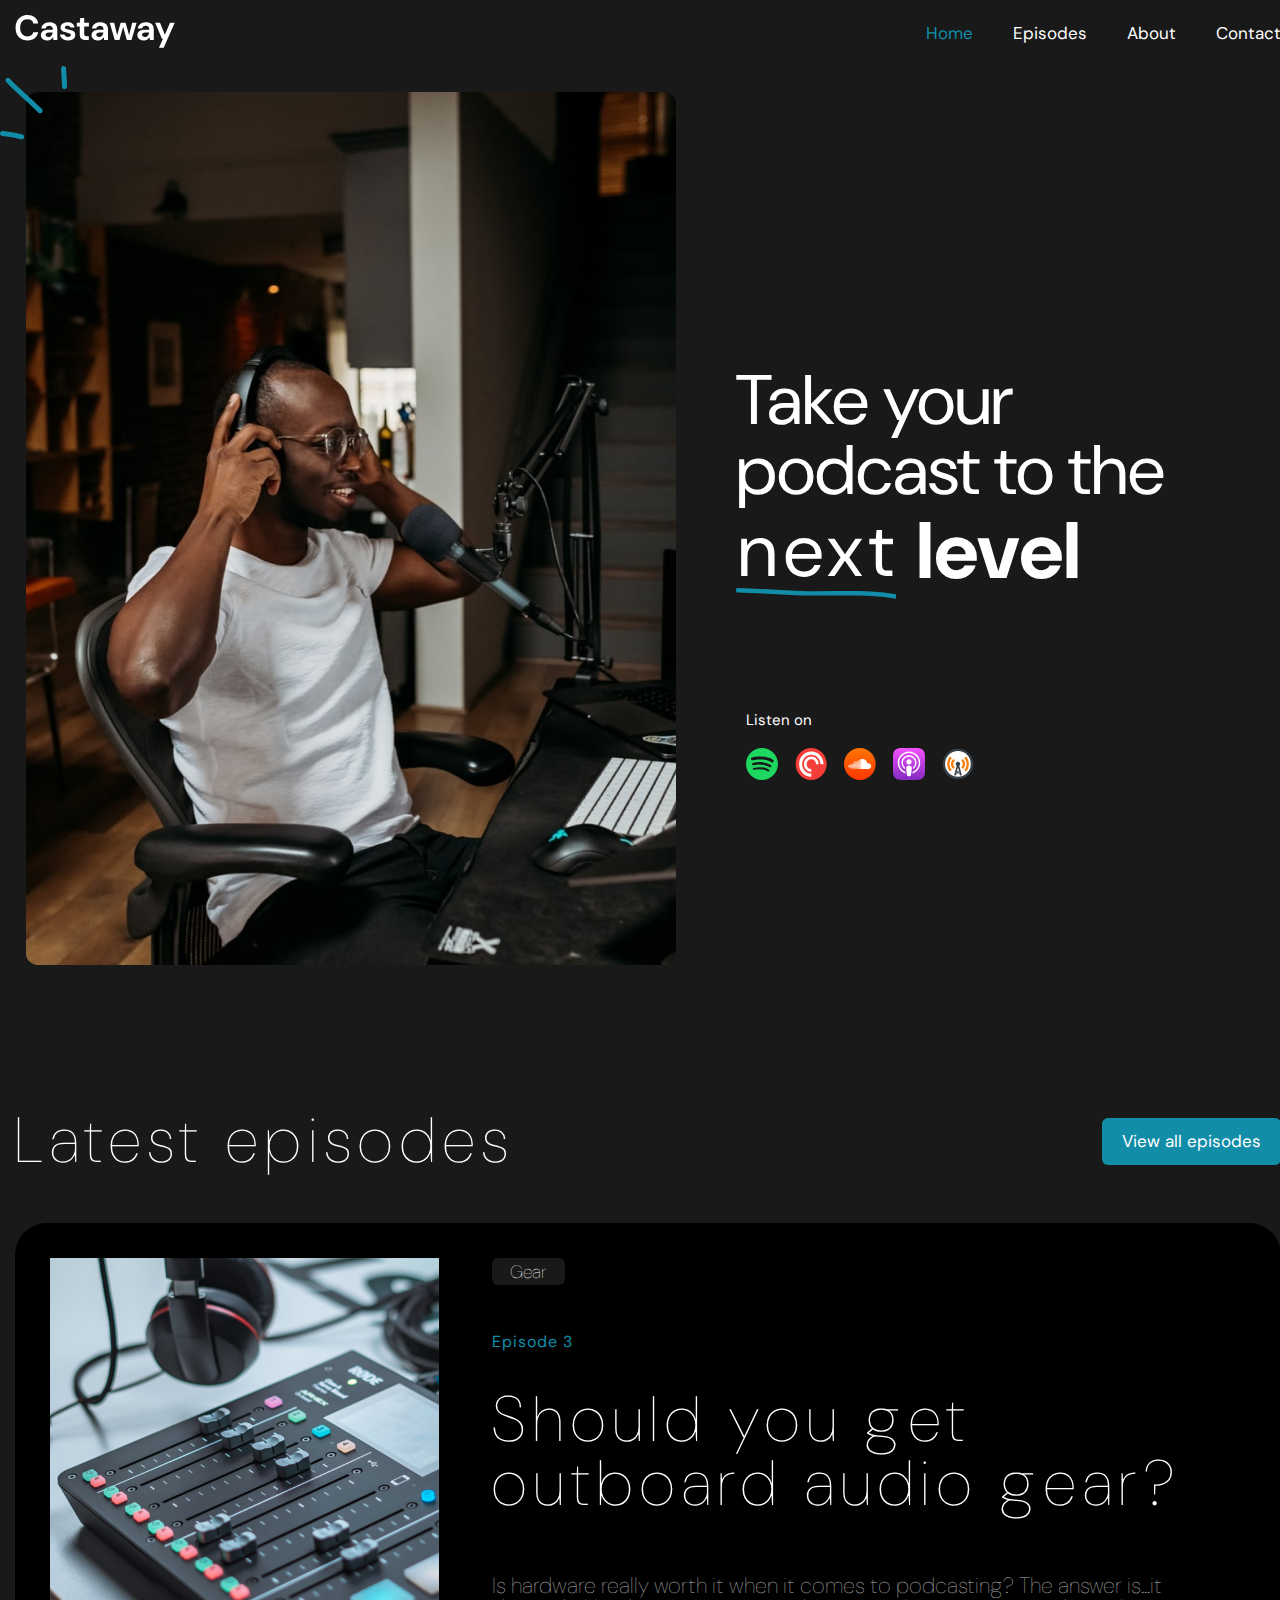
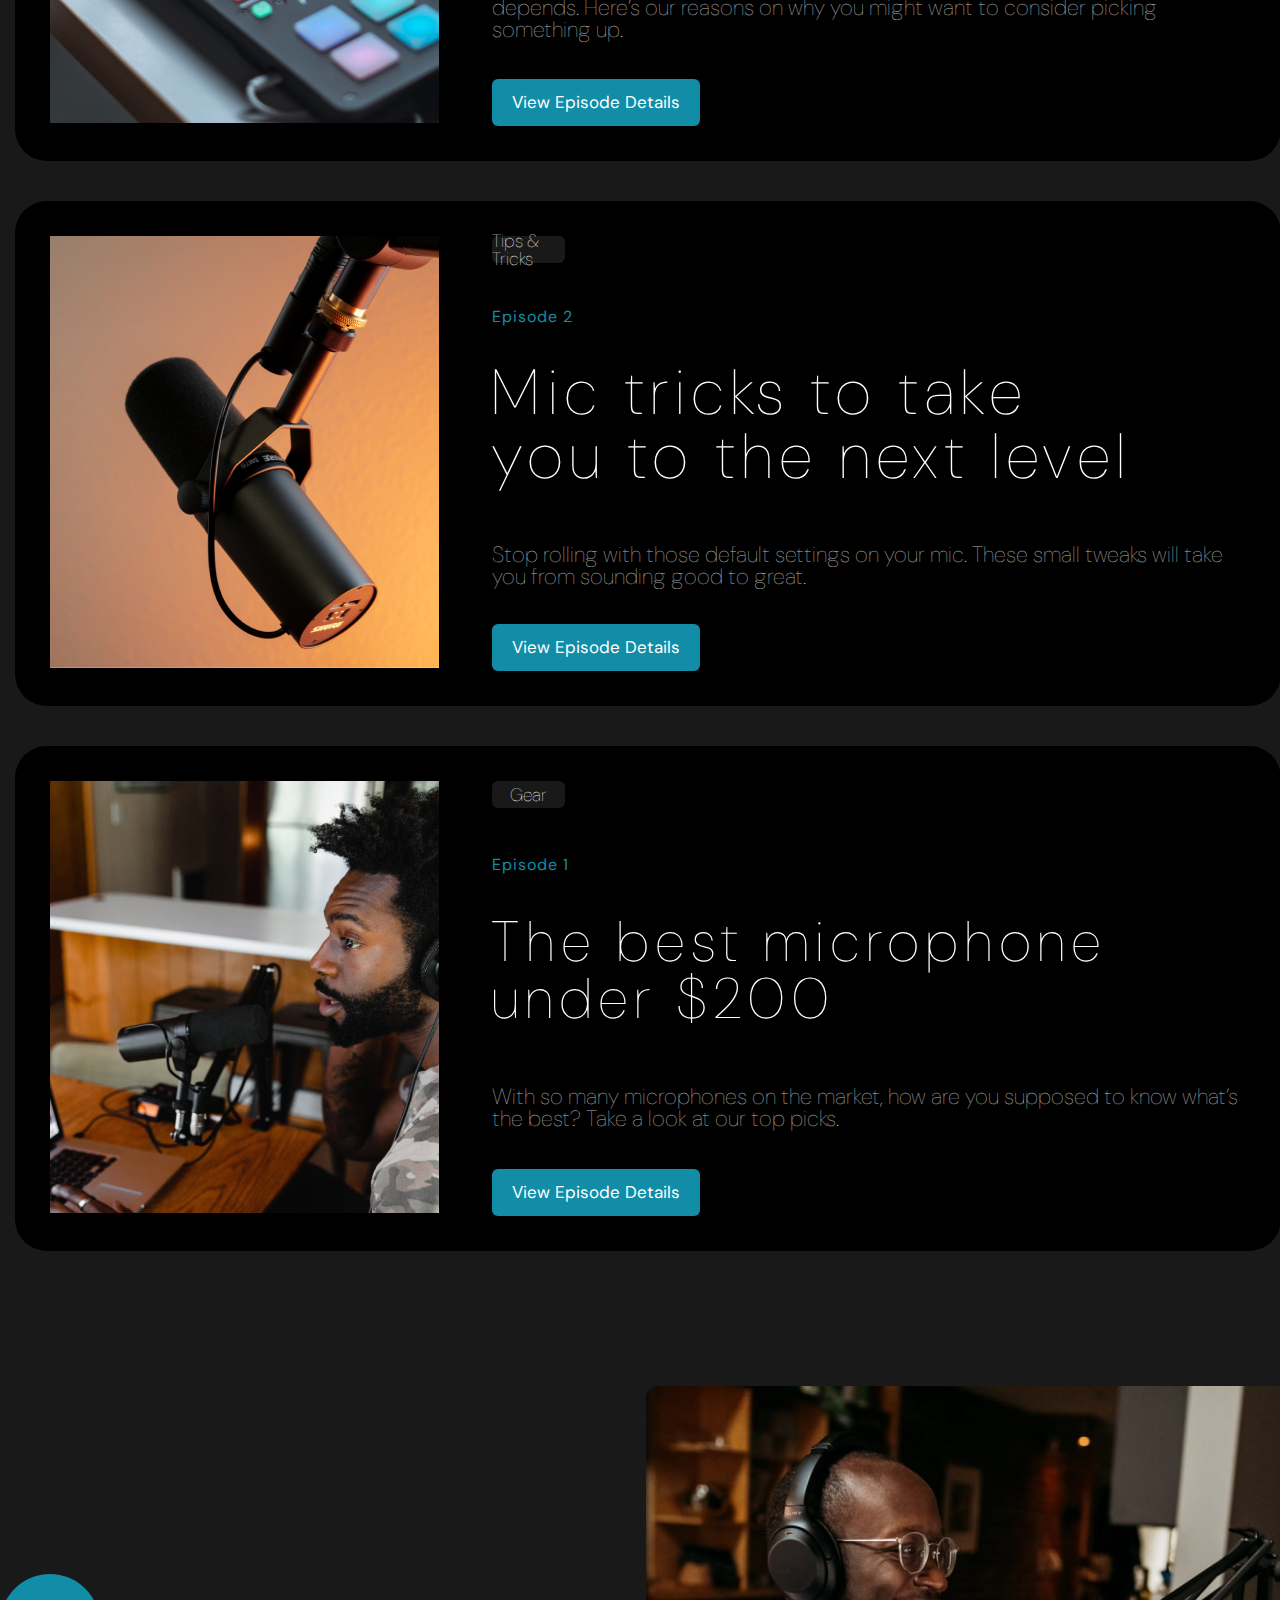
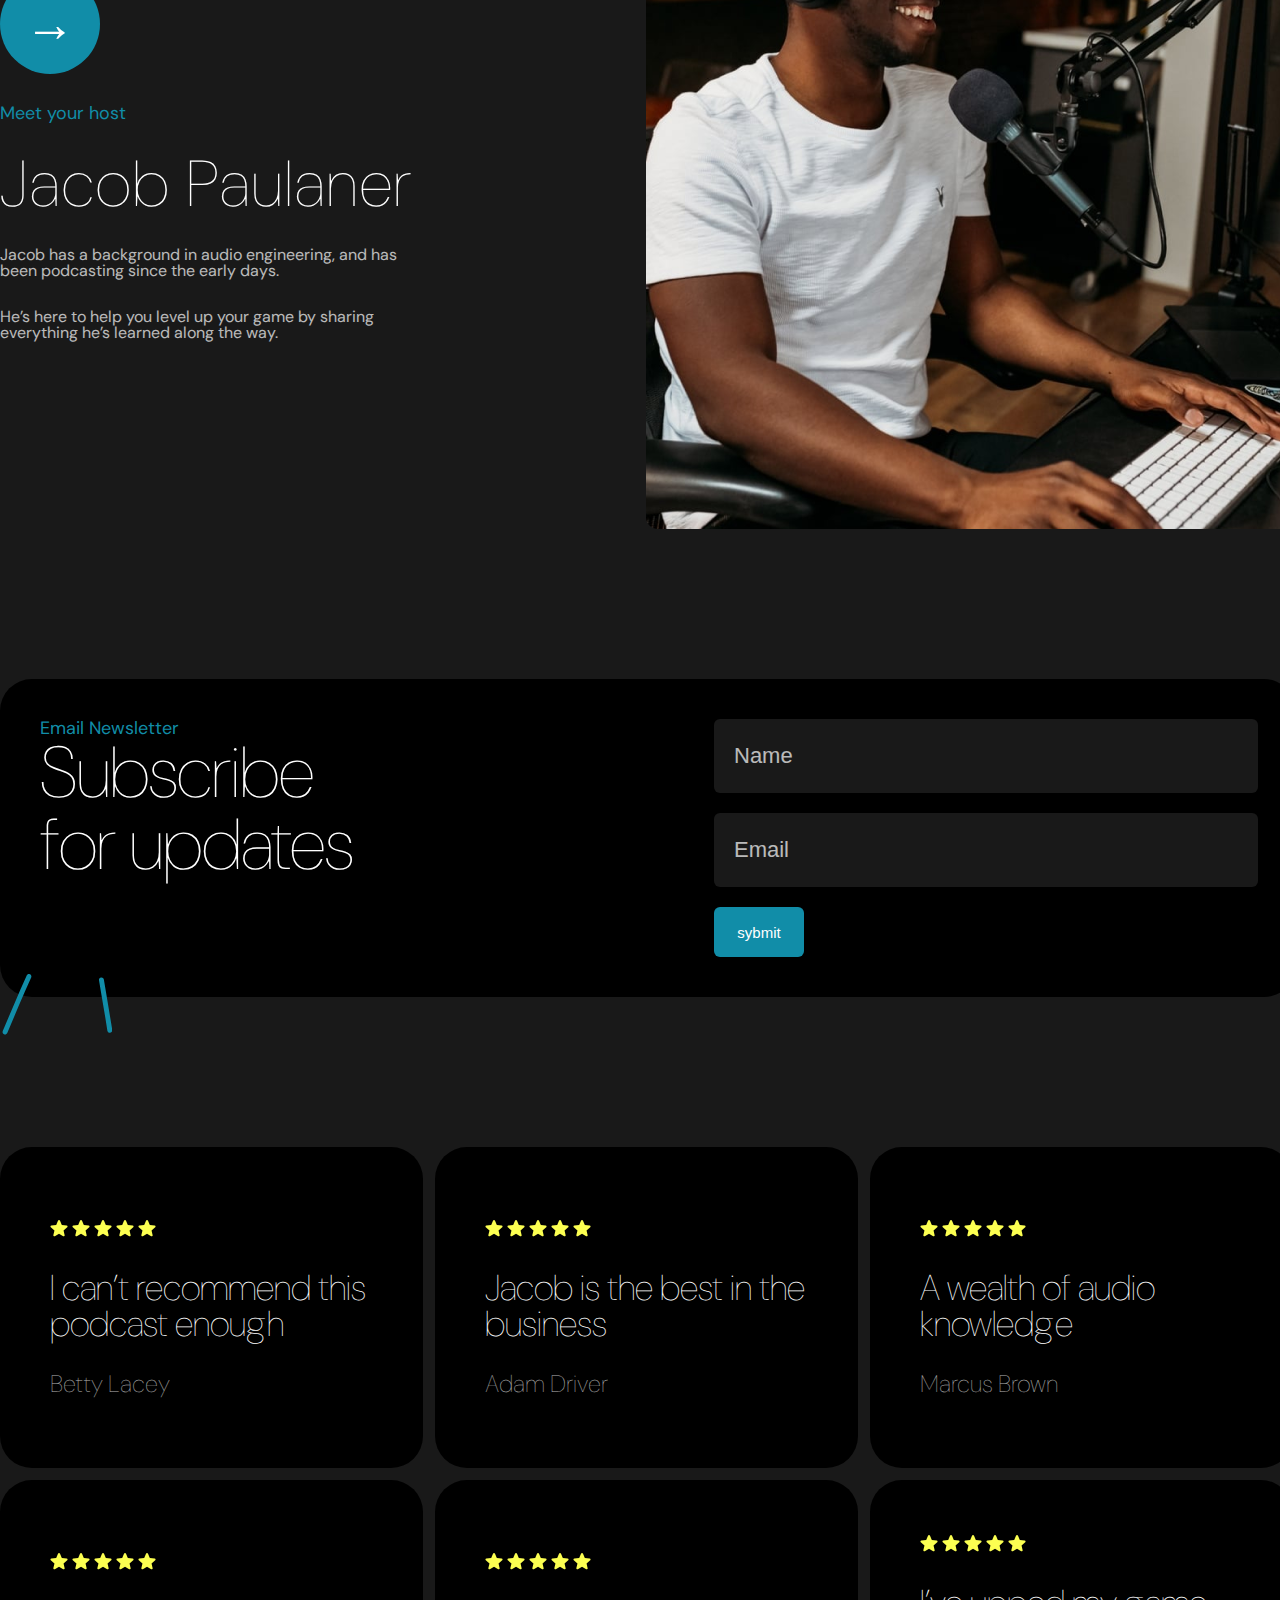
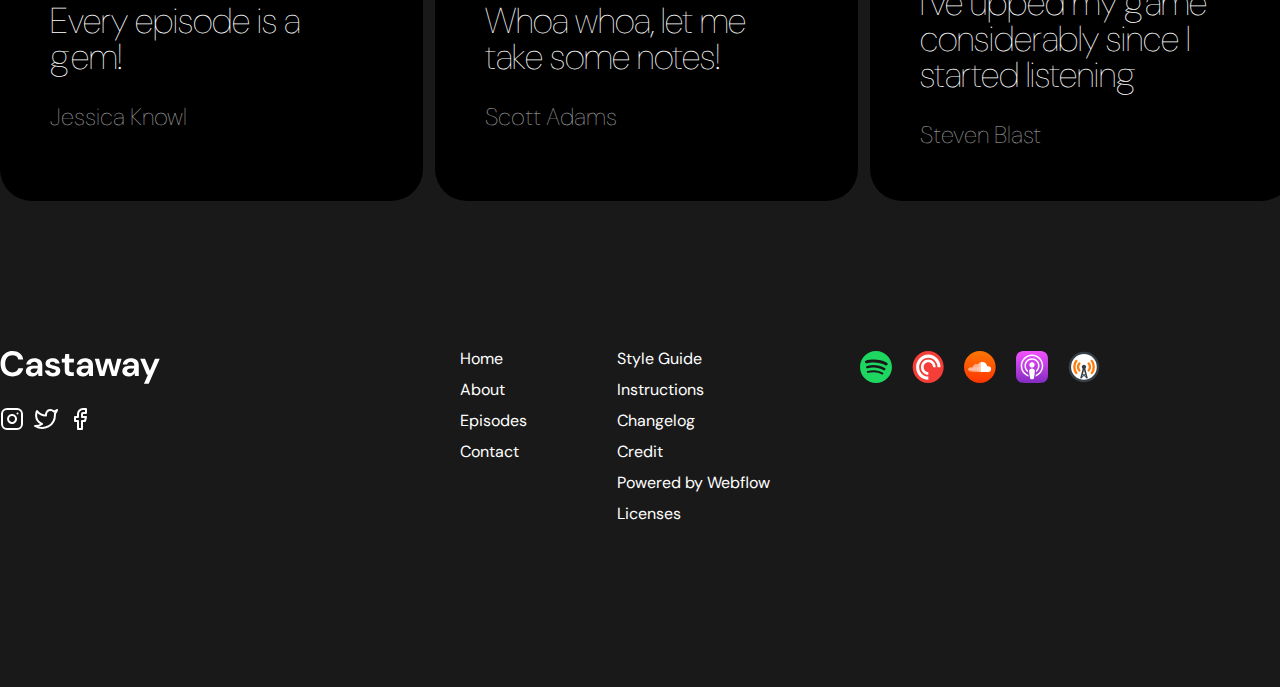
<file: index.html>
<!DOCTYPE html>
<html lang="en">
  <head>
    <meta charset="UTF-8" />
    <meta name="viewport" content="width=device-width, initial-scale=1.0" />
    <title>practis</title>
    <link rel="stylesheet" href="normalize.css" />
    <link rel="stylesheet" href="style.css" />
    <link rel="stylesheet" href="main.css" />
    <link rel="stylesheet" href="header.css" />
    <link rel="stylesheet" href="foother.css" />
  </head>
  <body>
    <div class="wrapper">
      <header class="header">
        <nav class="navigation-wrapper">
          <div class="wrapper-logo">
            <img src="logo.svg" alt="logo" />
          </div>
          <div class="nav-bar">
            <ul>
              <li><a href="#bandle">Home</a></li>
              <li><a href="#episodes">Episodes</a></li>
              <li><a href="#about">About</a></li>
              <li><a href="#contact">Contact</a></li>
            </ul>
          </div>
        </nav>
      </header>
      <main class="main">
        <div class="wrapper-bandle" id="bandle">
          <div class="wrapper-img-niga">
            <img src="photo-niga.png" alt="niga" />
          </div>
          <div class="info-bandle">
            <div class="wrapper-text-bandle">
              <p>Take your <br />podcast to the</p>
              <div class="wrapper-under-text">
                <div class="img-text">
                  <img src="next.svg" alt="text" />
                </div>
                <span>level</span>
              </div>
            </div>
            <div class="wrapper-bandle-icon">
              <h5>Listen on</h5>
              <div class="wrapper-icon">
                <img src="spot-icon.svg" alt="icon-1" />
                <img src="icon-2.svg" alt="icon-2" />
                <img src="icon-3.svg" alt="icon-3" />
                <img src="icon-4.svg" alt="icon-4" />
                <img src="icon-5.svg" alt="icon-5" />
              </div>
            </div>
          </div>
        </div>
        <div class="wrapper-episodes" id="episodes">
          <div class="header-episodes">
            <h2>Latest episodes</h2>
            <a href="https://www.youtube.com/@chillbeatphonk" target="_blank">
              View all episodes
            </a>
          </div>
          <div class="main-episodes">
            <div class="card card1">
              <div class="wrapper-card-img">
                <img src="card1-episode.png" alt="gear" />
              </div>
              <div class="wrapper-card-text">
                <h4>Gear</h4>
                <h5>Episode 3</h5>
                <h2>Should you get outboard audio gear?</h2>
                <p>
                  Is hardware really worth it when it comes to podcasting? The
                  answer is...it depends. Here’s our reasons on why you might
                  want to consider picking something up.
                </p>
                <a href="">View Episode Details</a>
              </div>
            </div>
            <div class="card card2">
              <div class="wrapper-card-img">
                <img src="card2-episode.png" alt="tips" />
              </div>
              <div class="wrapper-card-text">
                <h4>Tips & Tricks</h4>
                <h5>Episode 2</h5>
                <h2>
                  Mic tricks to take<br />
                  you to the next level
                </h2>
                <p>
                  Stop rolling with those default settings on your mic. These
                  small tweaks will take you from sounding good to great.
                </p>
                <a href="">View Episode Details</a>
              </div>
            </div>
            <div class="card card3">
              <div class="wrapper-card-img">
                <img src="card3-episode.png" alt="gear" />
              </div>
              <div class="wrapper-card-text">
                <h4>Gear</h4>
                <h5>Episode 1</h5>
                <h2>The best microphone under $200</h2>
                <p>
                  With so many microphones on the market, how are you supposed
                  to know what’s the best? Take a look at our top picks.
                </p>
                <a href="">View Episode Details</a>
              </div>
            </div>
          </div>
        </div>
        <div class="wrapper-some-info" id="about">
          <div class="some-info-text">
            <div class="row">&#8594;</div>
            <span>Meet your host</span>
            <h2>Jacob Paulaner</h2>
            <p>
              Jacob has a background in audio engineering, and has<br />
              been podcasting since the early days.
            </p>
            <p>
              He’s here to help you level up your game by sharing<br />
              everything he’s learned along the way.
            </p>
          </div>
          <img src="photo-niger2.png" alt="neger2" />
        </div>
        <div class="sub-wrapper">
          <div class="palochki">
            <img src="palochki.svg" alt="" />
          </div>

          <div class="sub-text">
            <span>Email Newsletter</span>
            <h2>Subscribe <br />for updates</h2>
          </div>
          <form action="">
            <input type="text" placeholder="Name" />
            <input type="email" placeholder="Email" />
            <input type="submit" class="btn" value="sybmit" />
          </form>
        </div>
        <div class="wrapper-rate">
          <div class="rate-card rate-card-1">
            <div class="wrapper-star">
              <img src="star.svg" alt="star" />
              <img src="star.svg" alt="star" />
              <img src="star.svg" alt="star" />
              <img src="star.svg" alt="star" />
              <img src="star.svg" alt="star" />
            </div>
            <p class="rate-text">I can’t recommend this podcast enough</p>
            <p class="rate-name">Betty Lacey</p>
          </div>
          <div class="rate-card rate-card-2">
            <div class="wrapper-star">
              <img src="star.svg" alt="star" />
              <img src="star.svg" alt="star" />
              <img src="star.svg" alt="star" />
              <img src="star.svg" alt="star" />
              <img src="star.svg" alt="star" />
            </div>
            <p class="rate-text">Jacob is the best in the business</p>
            <p class="rate-name">Adam Driver</p>
          </div>
          <div class="rate-card rate-card-3">
            <div class="wrapper-star">
              <img src="star.svg" alt="star" />
              <img src="star.svg" alt="star" />
              <img src="star.svg" alt="star" />
              <img src="star.svg" alt="star" />
              <img src="star.svg" alt="star" />
            </div>
            <p class="rate-text">A wealth of audio knowledge</p>
            <p class="rate-name">Marcus Brown</p>
          </div>
          <div class="rate-card rate-card-4">
            <div class="wrapper-star">
              <img src="star.svg" alt="star" />
              <img src="star.svg" alt="star" />
              <img src="star.svg" alt="star" />
              <img src="star.svg" alt="star" />
              <img src="star.svg" alt="star" />
            </div>
            <p class="rate-text">Every episode is a gem!</p>
            <p class="rate-name">Jessica Knowl</p>
          </div>
          <div class="rate-card rate-card-5">
            <div class="wrapper-star">
              <img src="star.svg" alt="star" />
              <img src="star.svg" alt="star" />
              <img src="star.svg" alt="star" />
              <img src="star.svg" alt="star" />
              <img src="star.svg" alt="star" />
            </div>
            <p class="rate-text">Whoa whoa, let me take some notes!</p>
            <p class="rate-name">Scott Adams</p>
          </div>
          <div class="rate-card rate-card-1">
            <div class="wrapper-star">
              <img src="star.svg" alt="star" />
              <img src="star.svg" alt="star" />
              <img src="star.svg" alt="star" />
              <img src="star.svg" alt="star" />
              <img src="star.svg" alt="star" />
            </div>
            <p class="rate-text">
              I’ve upped my game considerably since I started listening
            </p>
            <p class="rate-name">Steven Blast</p>
          </div>
        </div>
      </main>

      <footer class="foother" id="contact">
        <div class="left-side">
          <div class="logo">
            <img src="logo.svg" alt="logo" />
          </div>
          <div class="wrapper-social">
            <img src="inst.svg" alt="inst" />
            <img src="twitter.svg" alt="twitter" />
            <img src="face.svg" alt="facebook" />
          </div>
        </div>
        <div class="right-side">
          <div class="list-1">
            <ul>
              <li><a href="#bandle">Home</a></li>
              <li><a href="#about">About</a></li>
              <li><a href="#episodes">Episodes</a></li>
              <li><a href="#contact">Contact</a></li>
            </ul>
          </div>
          <div class="list-2">
            <ul>
              <li><a href="">Style Guide</a></li>
              <li><a href="">Instructions</a></li>
              <li><a href="">Changelog</a></li>
              <li><a href="">Credit</a></li>
              <li><a href="">Powered by Webflow</a></li>
              <li><a href="">Licenses</a></li>
            </ul>
          </div>
          <div class="foother-icon">
            <img src="spot-icon.svg" alt="icon-1" />
            <img src="icon-2.svg" alt="icon-2" />
            <img src="icon-3.svg" alt="icon-3" />
            <img src="icon-4.svg" alt="icon-4" />
            <img src="icon-5.svg" alt="icon-5" />
          </div>
        </div>
      </footer>
    </div>
    <script src="main.js"></script>
  </body>
</html>
</file>
<file: style.css>
@import url("https://fonts.googleapis.com/css2?family=DM+Sans:opsz,wght@9..40,300;9..40,400;9..40,700&display=swap");

html {
  scroll-behavior: smooth;
}
body {
  background-color: #191919;
  font-family: "DM Sans", sans-serif;
  width: 1296px;
  margin: 0 auto;
}
a {
  text-decoration: none;
  color: white;
}
</file>
<file: main.css>
.wrapper-bandle {
  display: flex;
  align-items: center;
  gap: 60px;
}
.info-bandle {
  display: flex;
  flex-direction: column;
  gap: 100px;
}
.info-bandle p {
  margin-top: 120px;
  font-size: 70px;
  color: white;
}
.info-bandle span {
  padding-top: 5px;
  font-size: 80px;
  font-weight: bold;
  color: white;
}
.wrapper-under-text {
  display: flex;
  gap: 20px;
}
.wrapper-bandle-icon {
  margin-left: 10px;
  margin-bottom: 10px;
}
.wrapper-bandle-icon h5 {
  font-size: 15px;
  color: white;
  margin-bottom: 20px;
}
.wrapper-icon {
  display: flex;
  gap: 17px;
}

/* episodes */
.wrapper-episodes {
  padding: 15px;
  padding-top: 90px;
  margin-top: 50px;
}
.header-episodes {
  display: flex;
  justify-content: space-between;
  align-items: center;
}

.header-episodes h2 {
  font-size: 64px;
  font-weight: 100;
  letter-spacing: 8px;
  color: white;
}
.header-episodes a {
  font-size: 17px;
  background-color: #118da8;
  padding: 15px 20px;
  border-radius: 6px;
}

.main-episodes {
  margin: 50px 0;
  display: flex;
  flex-direction: column;
  gap: 40px;
}
.card {
  background-color: black;
  border-radius: 32px;
  padding: 35px;
  display: flex;

  color: white;
  gap: 53px;
}
.wrapper-card-text {
  display: flex;
  flex-direction: column;
  justify-content: space-between;
}
.wrapper-card-text h4 {
  background-color: #191919;
  border-radius: 6px;
  width: 73px;
  height: 27px;
  display: flex;
  align-items: center;
  justify-content: center;
  font-size: 18px;
  font-weight: 100;
}
.wrapper-card-text h5 {
  color: #118da8;
  letter-spacing: 1px;
  margin-top: 10px;
}

.wrapper-card-text h2 {
  font-size: 64px;
  font-weight: 100;
  letter-spacing: 8px;
  color: white;
  margin-bottom: 20px;
}
.card3 h2 {
  font-size: 57px;
}
.wrapper-card-text p {
  font-size: 22px;
  font-weight: 100;
  opacity: 0.7;
}

.wrapper-card-text a {
  font-size: 17px;
  background-color: #118da8;
  padding: 15px 20px;
  border-radius: 6px;
  width: 208px;
}

/* some info... */

.wrapper-some-info {
  padding-top: 70px;
  display: flex;
  color: white;
  justify-content: space-between;
  align-items: center;
}
.some-info-text {
  display: flex;
  flex-direction: column;
  gap: 30px;
}
.row {
  font-size: 50px;
  background-color: #118da8;
  color: white;
  width: 100px;
  height: 100px;
  display: flex;
  align-items: center;
  justify-content: center;
  border-radius: 50%;
  font-family: none;
}
.wrapper-some-info span {
  color: #118da8;
  font-size: 18px;
}
.wrapper-some-info h2 {
  color: white;
  font-size: 65px;
  font-weight: 100;
  letter-spacing: 3px;
}
.wrapper-some-info p {
  font-size: 22;
  color: white;
  opacity: 0.7;
}
/*subscrib */

.sub-wrapper {
  position: relative;
  margin-top: 150px;
  background-color: black;
  border-radius: 32px;
  display: flex;
  justify-content: space-between;
  padding: 40px;
  padding-right: 60px;
}
.sub-text span {
  color: #118da8;
  font-size: 18px;
  display: block;
  text-align: left;
}
.sub-text h2 {
  font-size: 72px;
  color: white;
  font-weight: 100;
  text-align: left;
}

form input {
  width: 522px;
  height: 72px;
  background-color: #191919;
  outline: none;
  border: none;
  border-radius: 6px;
  color: white;
  font-size: 22px;
  margin-bottom: 20px;
  padding-left: 20px;
}
form {
  width: 522px;
}
form input::placeholder {
  font-size: 22px;
  color: white;
  opacity: 0.7;
}
form .btn {
  width: 90px;
  height: 50px;
  font-size: 15px;
  margin: 0;
  padding: 0;
  background-color: #118da8;
  color: white;
}
.palochki {
  position: absolute;
  bottom: -10%;
  left: -3%;
  transform: translate(3%, 10%);
}
/*rate */

.wrapper-rate {
  display: flex;
  gap: 12px;
  flex-wrap: wrap;
  margin-top: 150px;
}
.rate-card {
  background-color: black;
  border-radius: 32px;
  width: 423px;
  height: 321px;
  padding: 50px;
  display: flex;
  flex-direction: column;
  justify-content: center;
  gap: 30px;
}
.rate-text {
  color: white;
  font-size: 36px;
  font-weight: 100;
}
.rate-name {
  color: white;
  font-size: 24px;
  opacity: 0.7;
  font-weight: 100;
}
</file>
<file: header.css>
.header {
  position: sticky;
  top: 0;
  z-index: 10;
  background-color: #191919;
}
.navigation-wrapper {
  display: flex;
  justify-content: space-between;
  align-items: center;
  padding: 15px;
}
.nav-bar ul {
  display: flex;
  gap: 40px;
}
.nav-bar ul li {
  font-size: 17px;
}
.active {
  color: #118da8;
}
</file>
<file: foother.css>
.foother {
  padding: 150px 0;
  display: flex;
  gap: 300px;
}

.left-side {
  display: flex;
  flex-direction: column;
  gap: 20px;
}
.wrapper-social {
  display: flex;
  gap: 10px;
}
.right-side {
  display: flex;
  gap: 90px;
}
.list-1 ul li,
.list-2 ul li {
  margin-bottom: 15px;
}
.foother-icon {
  display: flex;
  gap: 20px;
  align-items: flex-start;
}
</file>
